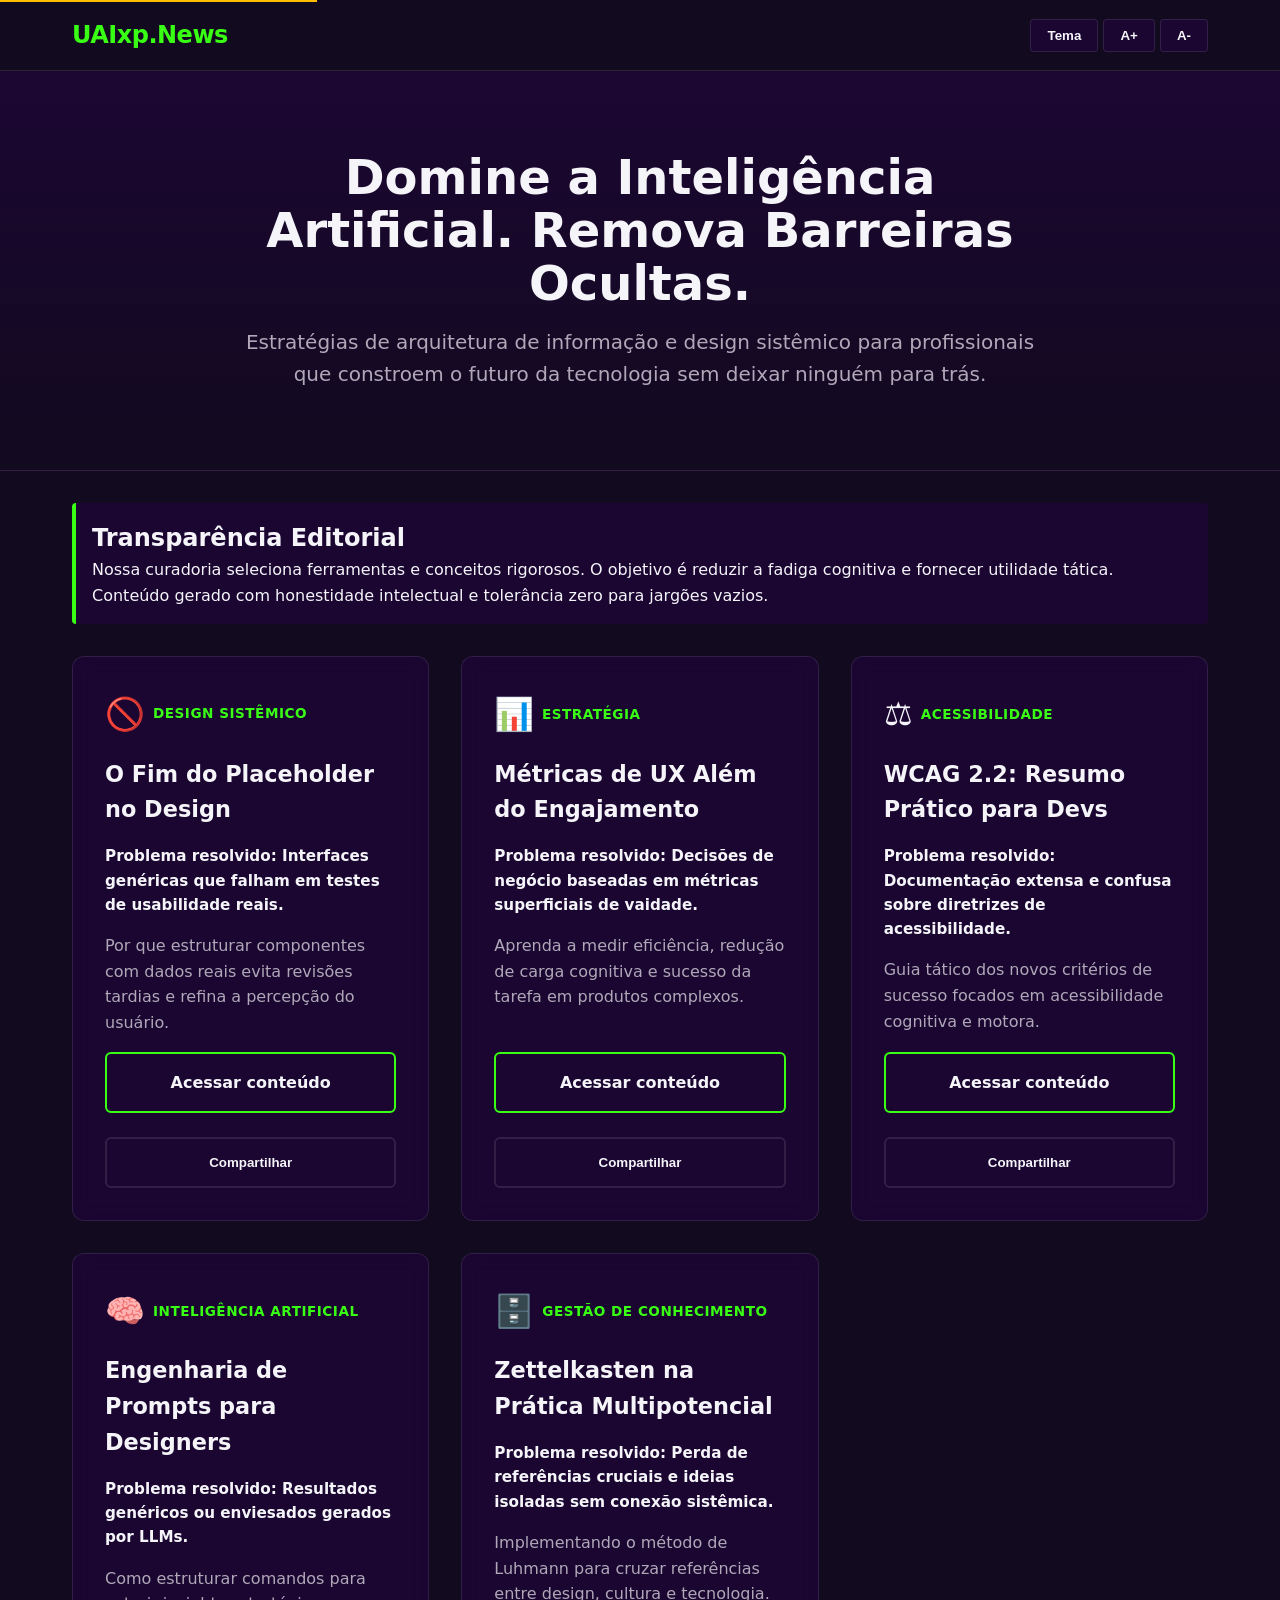
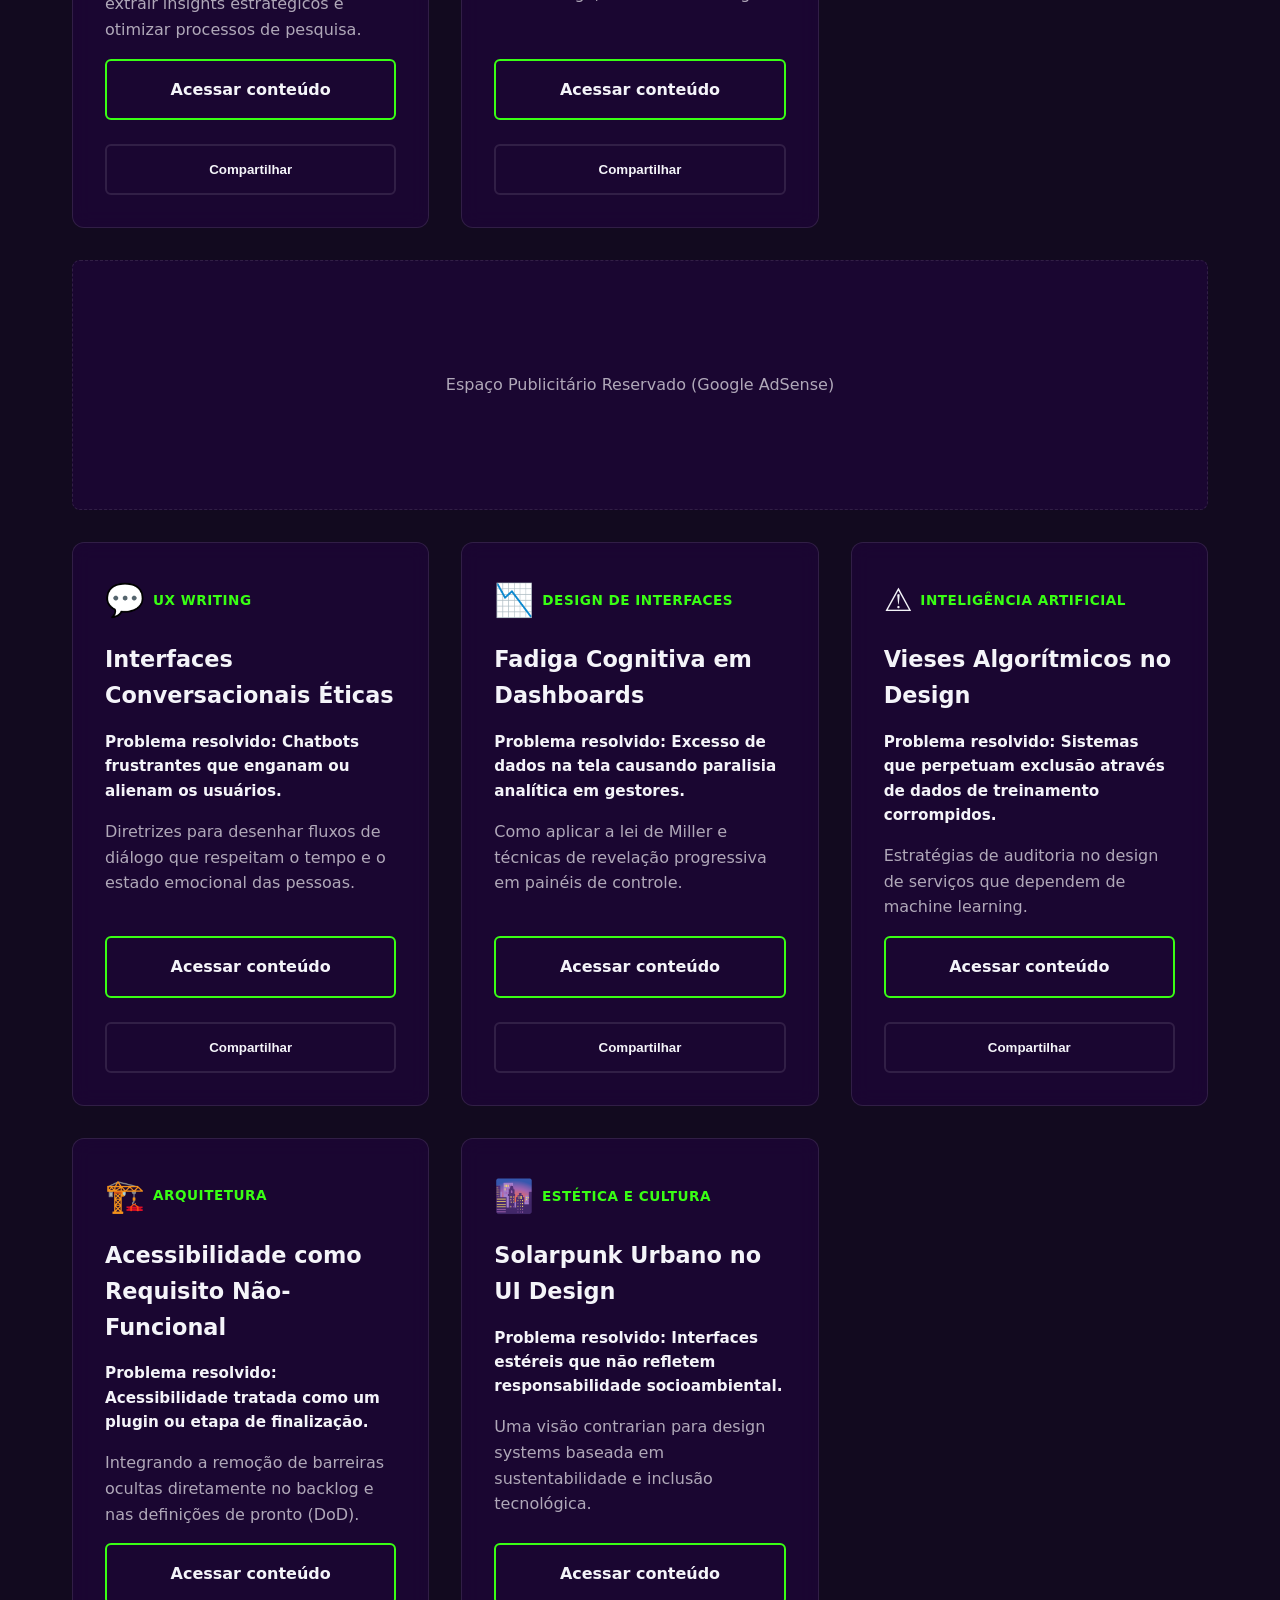
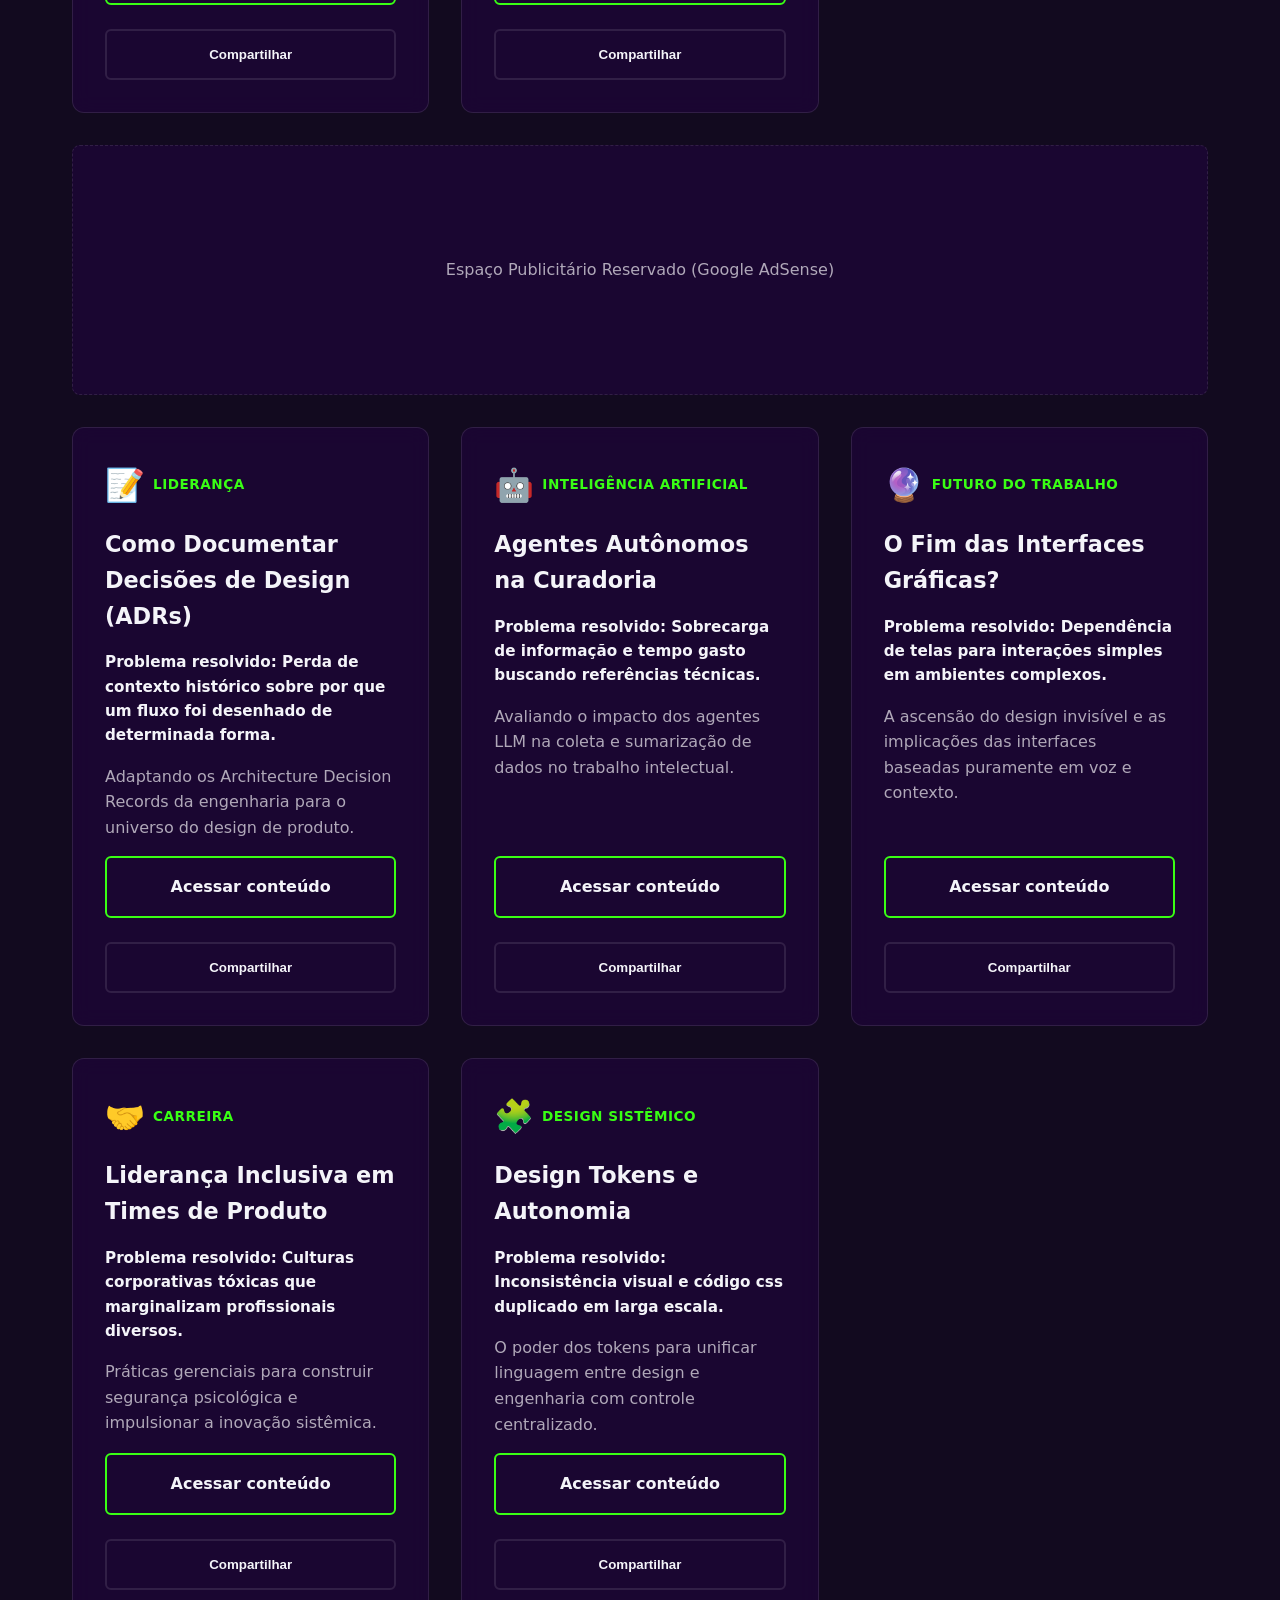
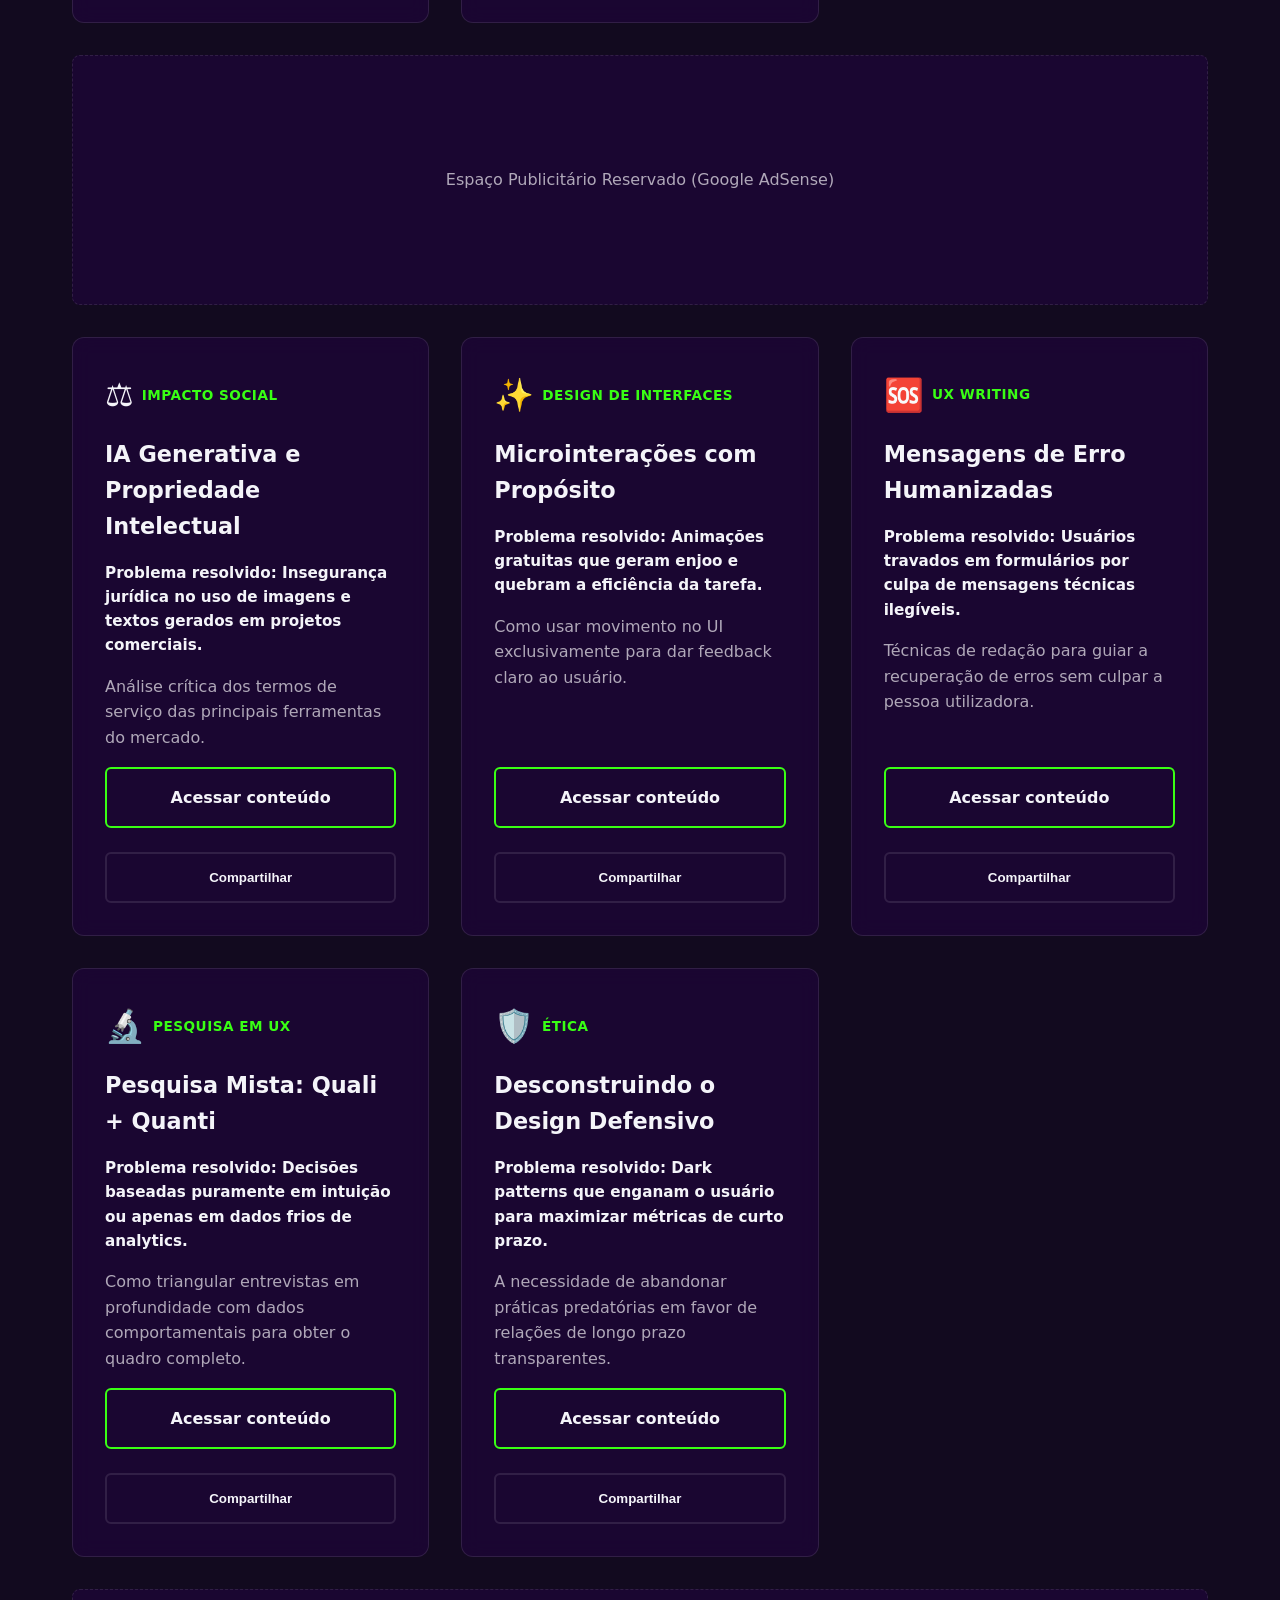
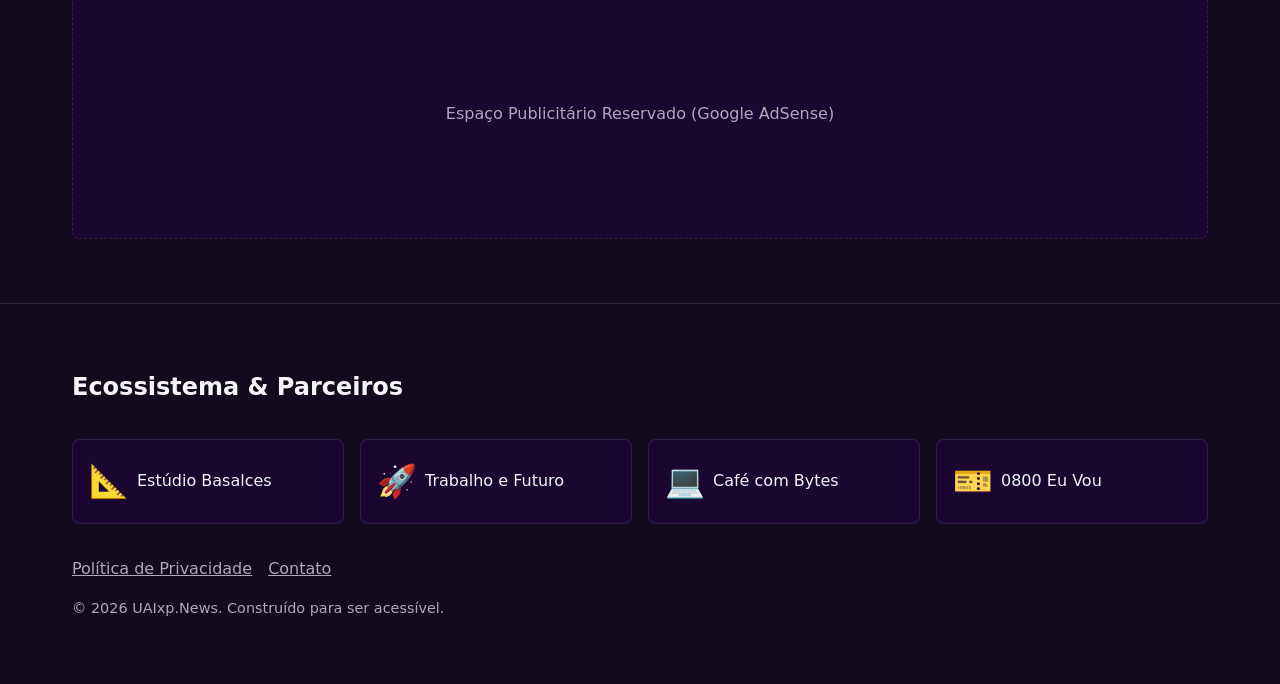
<file: index.html>
<!DOCTYPE html>
<html lang="pt-BR" data-theme="dark">
<head>
    <!-- Google Tag Manager -->
    <script>(function(w,d,s,l,i){w[l]=w[l]||[];w[l].push({'gtm.start':
    new Date().getTime(),event:'gtm.js'});var f=d.getElementsByTagName(s)[0],
    j=d.createElement(s),dl=l!='dataLayer'?'&l='+l:'';j.async=true;j.src=
    'https://www.googletagmanager.com/gtm.js?id='+i+dl;f.parentNode.insertBefore(j,f);
    })(window,document,'script','dataLayer','GTM-XXXXXXX');</script>
    <!-- End Google Tag Manager -->

    <meta charset="UTF-8">
    <meta name="viewport" content="width=device-width, initial-scale=1.0">
    <title>UAIxp.News | IA, Design Sistêmico e Acessibilidade</title>
    <meta name="description" content="Remova as barreiras ocultas do design. Estratégias táticas sobre Inteligência Artificial, acessibilidade estrutural e arquitetura da informação.">
    
    <!-- Open Graph & Twitter Cards -->
    <meta property="og:title" content="UAIxp.News | Inteligência Artificial e UX Inclusivo">
    <meta property="og:description" content="Táticas avançadas para designers e líderes de produto. Elimine pontos de exclusão digital.">
    <meta property="og:url" content="https://uaixp.news/">
    <meta property="og:type" content="website">
    <meta name="twitter:card" content="summary_large_image">

    <link rel="stylesheet" href="style.css">
</head>
<body>
    <!-- Google Tag Manager (noscript) -->
    <noscript><iframe src="https://www.googletagmanager.com/ns.html?id=GTM-XXXXXXX"
    height="0" width="0" style="display:none;visibility:hidden"></iframe></noscript>
    <!-- End Google Tag Manager (noscript) -->

    <a href="#main-content" class="skip-link">Pular para o conteúdo principal</a>

    <nav aria-label="Navegação principal">
        <div class="nav-container">
            <div class="brand">UAIxp.News</div>
            <div class="controls">
                <button id="btn-theme" aria-label="Alternar tema claro e escuro">Tema</button>
                <button id="btn-font-increase" aria-label="Aumentar tamanho da fonte">A+</button>
                <button id="btn-font-decrease" aria-label="Diminuir tamanho da fonte">A-</button>
            </div>
        </div>
    </nav>

    <header class="hero">
        <div class="hero-content">
            <h1>Domine a Inteligência Artificial. Remova Barreiras Ocultas.</h1>
            <p>Estratégias de arquitetura de informação e design sistêmico para profissionais que constroem o futuro da tecnologia sem deixar ninguém para trás.</p>
        </div>
    </header>

    <main id="main-content" class="container">
        <section aria-labelledby="transparencia-titulo" class="editorial-notice">
            <h2 id="transparencia-titulo">Transparência Editorial</h2>
            <p>Nossa curadoria seleciona ferramentas e conceitos rigorosos. O objetivo é reduzir a fadiga cognitiva e fornecer utilidade tática. Conteúdo gerado com honestidade intelectual e tolerância zero para jargões vazios.</p>
        </section>

        <section aria-label="Curadoria de Artigos e Ferramentas">
            <div id="feed-container" class="grid">
                <!-- Conteúdo injetado via JavaScript -->
            </div>
        </section>
    </main>

    <footer class="footer">
        <div class="container">
            <h2>Ecossistema & Parceiros</h2>
            <div id="partners-container" class="partners-grid">
                <!-- Parceiros injetados via JavaScript -->
            </div>
            <div class="footer-links">
                <a href="politica-de-privacidade.html">Política de Privacidade</a>
                <a href="contato.html">Contato</a>
            </div>
            <p class="copyright">© 2026 UAIxp.News. Construído para ser acessível.</p>
        </div>
    </footer>

    <script src="script.js"></script>
    <script src="https://vlibras.gov.br/app/vlibras-plugin.js" defer></script>
    <script defer>
        window.addEventListener('load', function() {
            new window.VLibras.Widget('https://vlibras.gov.br/app');
        });
    </script>
</body>
</html>
</file>
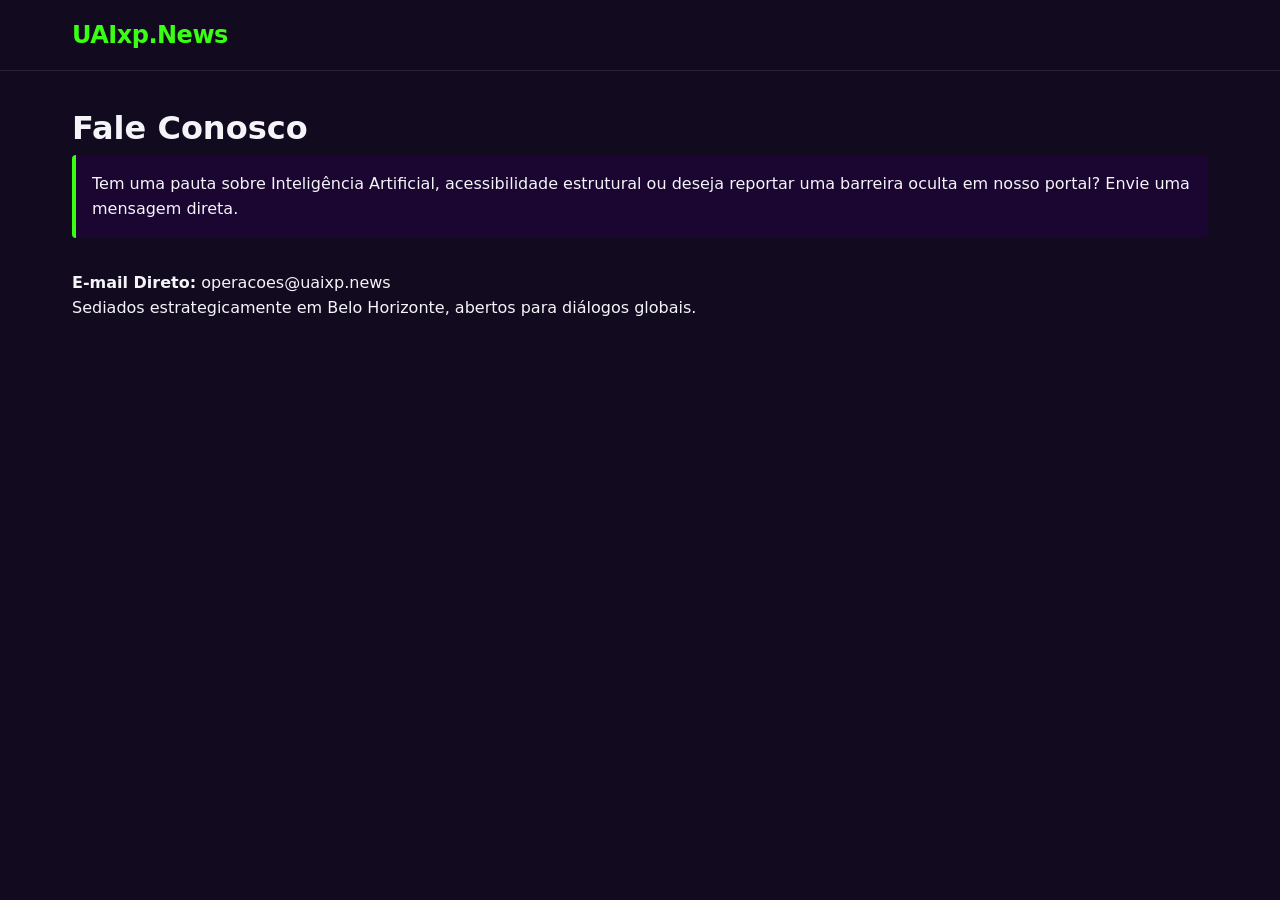
<file: contato.html>
<!DOCTYPE html>
<html lang="pt-BR" data-theme="dark">
<head>
    <meta charset="UTF-8">
    <meta name="viewport" content="width=device-width, initial-scale=1.0">
    <title>Contato | UAIxp.News</title>
    <link rel="stylesheet" href="style.css">
</head>
<body>
    <nav aria-label="Navegação principal">
        <div class="nav-container">
            <a href="index.html" class="brand" style="text-decoration: none;">UAIxp.News</a>
        </div>
    </nav>
    <main class="container">
        <h1>Fale Conosco</h1>
        <section class="editorial-notice">
            <p>Tem uma pauta sobre Inteligência Artificial, acessibilidade estrutural ou deseja reportar uma barreira oculta em nosso portal? Envie uma mensagem direta.</p>
        </section>
        <section>
            <p><strong>E-mail Direto:</strong> operacoes@uaixp.news</p>
            <p>Sediados estrategicamente em Belo Horizonte, abertos para diálogos globais.</p>
        </section>
    </main>
</body>
</html>
</file>
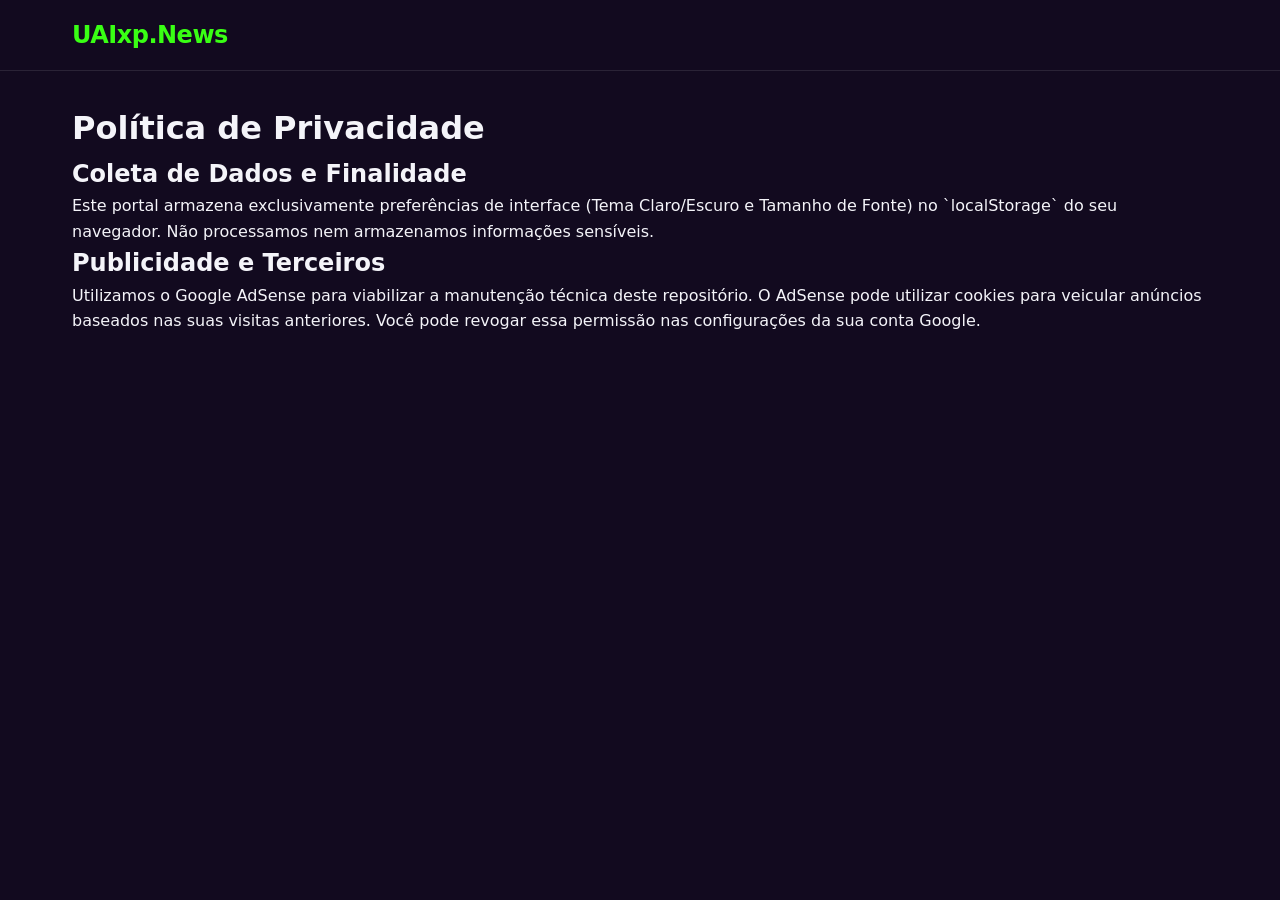
<file: politica-de-privacidade.html>
<!DOCTYPE html>
<html lang="pt-BR" data-theme="dark">
<head>
    <meta charset="UTF-8">
    <meta name="viewport" content="width=device-width, initial-scale=1.0">
    <title>Política de Privacidade | UAIxp.News</title>
    <link rel="stylesheet" href="style.css">
</head>
<body>
    <nav aria-label="Navegação principal">
        <div class="nav-container">
            <a href="index.html" class="brand" style="text-decoration: none;">UAIxp.News</a>
        </div>
    </nav>
    <main class="container">
        <h1>Política de Privacidade</h1>
        <section>
            <h2>Coleta de Dados e Finalidade</h2>
            <p>Este portal armazena exclusivamente preferências de interface (Tema Claro/Escuro e Tamanho de Fonte) no `localStorage` do seu navegador. Não processamos nem armazenamos informações sensíveis.</p>
            <h2>Publicidade e Terceiros</h2>
            <p>Utilizamos o Google AdSense para viabilizar a manutenção técnica deste repositório. O AdSense pode utilizar cookies para veicular anúncios baseados nas suas visitas anteriores. Você pode revogar essa permissão nas configurações da sua conta Google.</p>
        </section>
    </main>
</body>
</html>
</file>
<file: style.css>
:root {
    /* Tema Escuro (Padrão Futurista) */
    --bg-color: #120A1F; /* Roxo profundo */
    --surface-color: rgba(42, 0, 79, 0.4);
    --surface-border: rgba(255, 255, 255, 0.1);
    --text-primary: #F4F4F9; /* Off-white */
    --text-secondary: #B0A8B9;
    --accent-color: #39FF14; /* Verde Neon */
    --accent-hover: #00FF41;
    --focus-ring: #FFBF00; /* Âmbar para contraste de acessibilidade */
    
    --font-base: 16px;
    --spacing-sm: 8px;
    --spacing-md: 16px;
    --spacing-lg: 32px;
}

[data-theme="light"] {
    --bg-color: #F4F4F9;
    --surface-color: rgba(255, 255, 255, 0.7);
    --surface-border: rgba(0, 0, 0, 0.1);
    --text-primary: #120A1F;
    --text-secondary: #4A4453;
    --accent-color: #2A004F;
    --accent-hover: #400075;
}

* {
    box-sizing: border-box;
    margin: 0;
    padding: 0;
}

body {
    font-family: system-ui, -apple-system, sans-serif;
    background-color: var(--bg-color);
    color: var(--text-primary);
    font-size: var(--font-base);
    line-height: 1.6;
    transition: background-color 0.3s ease;
}

/* Acessibilidade de Foco */
*:focus-visible {
    outline: 3px solid var(--focus-ring);
    outline-offset: 2px;
}

.skip-link {
    position: absolute;
    top: -40px;
    left: 0;
    background: var(--focus-ring);
    color: #000;
    padding: var(--spacing-sm) var(--spacing-md);
    z-index: 1000;
    transition: top 0.2s;
    text-decoration: none;
    font-weight: bold;
}

.skip-link:focus {
    top: 0;
}

/* Navegação */
nav {
    border-bottom: 1px solid var(--surface-border);
    background: var(--bg-color);
    position: sticky;
    top: 0;
    z-index: 100;
}

.nav-container {
    display: flex;
    justify-content: space-between;
    align-items: center;
    padding: var(--spacing-md) var(--spacing-lg);
    max-width: 1200px;
    margin: 0 auto;
}

.brand {
    font-weight: 800;
    font-size: 1.5rem;
    color: var(--accent-color);
    letter-spacing: -0.5px;
}

.controls button {
    background: var(--surface-color);
    border: 1px solid var(--surface-border);
    color: var(--text-primary);
    padding: var(--spacing-sm) var(--spacing-md);
    cursor: pointer;
    border-radius: 4px;
    font-weight: bold;
}

/* Hero Section */
.hero {
    padding: 80px var(--spacing-lg);
    text-align: center;
    background: linear-gradient(180deg, var(--surface-color) 0%, var(--bg-color) 100%);
    border-bottom: 1px solid var(--surface-border);
}

.hero-content {
    max-width: 800px;
    margin: 0 auto;
}

.hero h1 {
    font-size: 3rem;
    line-height: 1.1;
    margin-bottom: var(--spacing-md);
}

.hero p {
    font-size: 1.25rem;
    color: var(--text-secondary);
}

/* Layout Principal */
.container {
    max-width: 1200px;
    margin: 0 auto;
    padding: var(--spacing-lg);
}

.editorial-notice {
    background: var(--surface-color);
    border-left: 4px solid var(--accent-color);
    padding: var(--spacing-md);
    margin-bottom: var(--spacing-lg);
    border-radius: 4px;
}

.grid {
    display: grid;
    grid-template-columns: repeat(auto-fill, minmax(300px, 1fr));
    gap: var(--spacing-lg);
}

/* Cartões (Glassmorphism) */
.card {
    background: var(--surface-color);
    border: 1px solid var(--surface-border);
    border-radius: 12px;
    padding: var(--spacing-lg);
    backdrop-filter: blur(10px);
    display: flex;
    flex-direction: column;
    gap: var(--spacing-md);
}

.card-header {
    display: flex;
    align-items: center;
    gap: var(--spacing-sm);
}

.emoji {
    font-size: 2rem;
}

.card-category {
    font-size: 0.85rem;
    text-transform: uppercase;
    color: var(--accent-color);
    font-weight: bold;
    letter-spacing: 0.5px;
}

.card h3 {
    font-size: 1.4rem;
    color: var(--text-primary);
}

.card-pain {
    font-size: 0.95rem;
    font-weight: bold;
    color: var(--text-primary);
}

.card-desc {
    color: var(--text-secondary);
    flex-grow: 1;
}

.btn-action, .btn-share {
    background: transparent;
    border: 2px solid var(--accent-color);
    color: var(--text-primary);
    padding: var(--spacing-md);
    text-align: center;
    text-decoration: none;
    font-weight: bold;
    border-radius: 6px;
    cursor: pointer;
    transition: background 0.2s, color 0.2s;
}

.btn-action:hover {
    background: var(--accent-color);
    color: var(--bg-color);
}

.btn-share {
    border-color: var(--surface-border);
    margin-top: var(--spacing-sm);
}

.btn-share:hover {
    border-color: var(--text-primary);
}

/* Anúncios - Prevenção de CLS */
.area-adsense {
    grid-column: 1 / -1;
    min-height: 250px;
    background: var(--surface-color);
    border: 1px dashed var(--surface-border);
    display: flex;
    align-items: center;
    justify-content: center;
    color: var(--text-secondary);
    border-radius: 8px;
}

/* Rodapé e Parceiros */
.footer {
    border-top: 1px solid var(--surface-border);
    padding: var(--spacing-lg) 0;
    margin-top: var(--spacing-lg);
}

.partners-grid {
    display: grid;
    grid-template-columns: repeat(auto-fit, minmax(200px, 1fr));
    gap: var(--spacing-md);
    margin: var(--spacing-lg) 0;
}

.partner-card {
    display: flex;
    align-items: center;
    gap: var(--spacing-sm);
    padding: var(--spacing-md);
    background: var(--surface-color);
    border: 1px solid var(--surface-border);
    border-radius: 8px;
    text-decoration: none;
    color: var(--text-primary);
}

.partner-card:hover {
    border-color: var(--accent-color);
}

.footer-links {
    display: flex;
    gap: var(--spacing-md);
    margin-bottom: var(--spacing-md);
}

.footer-links a {
    color: var(--text-secondary);
}

.copyright {
    color: var(--text-secondary);
    font-size: 0.9rem;
}
</file>
